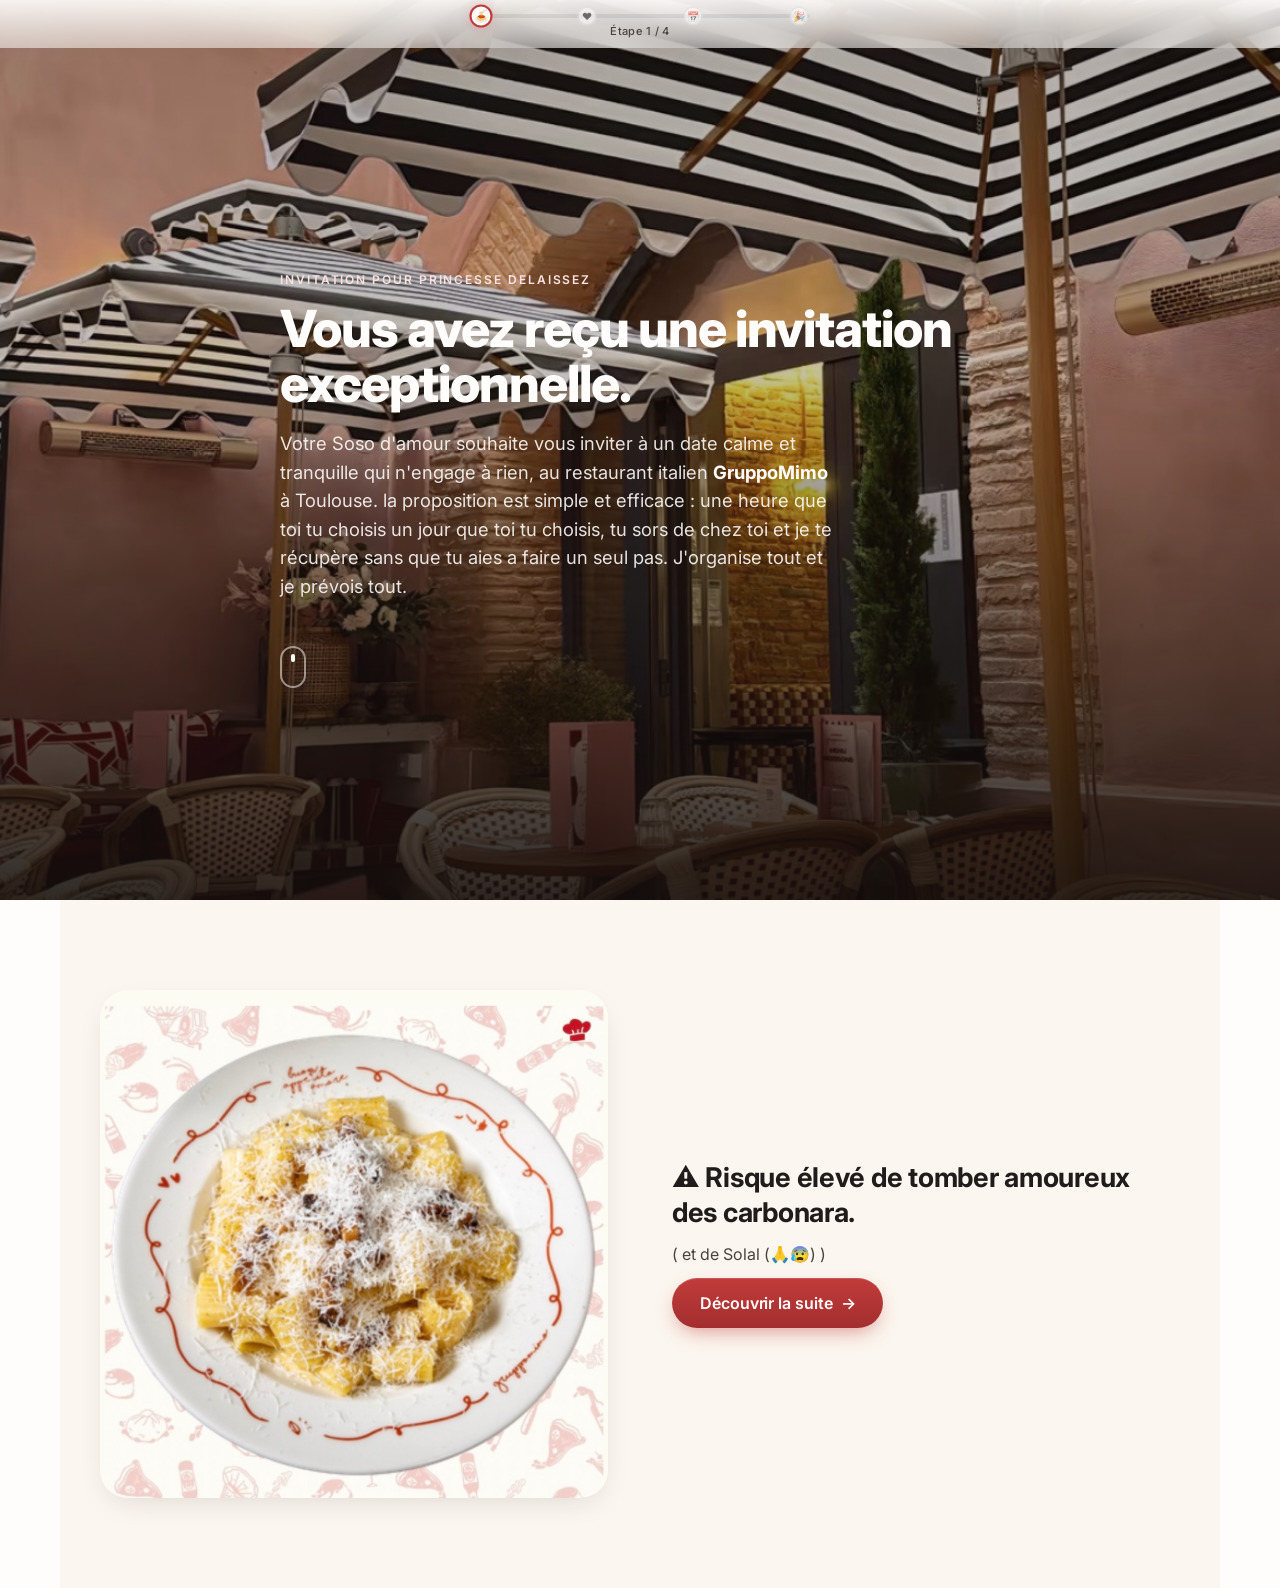
<file: index.html>
<!DOCTYPE html>
<html lang="fr">
<head>
<meta charset="UTF-8">
<meta name="viewport" content="width=device-width, initial-scale=1, viewport-fit=cover">
<title>Une invitation exceptionnelle — GruppoMimo</title>
<meta name="description" content="Une invitation personnalisée au restaurant GruppoMimo, Toulouse.">

<!-- Police : Inter (fallback SF Pro / système) -->
<link rel="preconnect" href="https://fonts.googleapis.com">
<link rel="preconnect" href="https://fonts.gstatic.com" crossorigin>
<link href="https://fonts.googleapis.com/css2?family=Inter:wght@400;500;600;700;800&display=swap" rel="stylesheet">

<link rel="stylesheet" href="style.css">
</head>
<body>

  <!-- ============================================= -->
  <!-- BARRE DE PROGRESSION FIXE EN HAUT              -->
  <!-- ============================================= -->
  <header class="progress-bar" aria-label="Progression de l'invitation">
    <div class="progress-track">
      <div class="progress-fill" id="progressFill"></div>
      <ul class="progress-steps" role="list">
        <li class="step is-active" data-step="1"><span class="step-icon">🍝</span></li>
        <li class="step" data-step="2"><span class="step-icon">❤️</span></li>
        <li class="step" data-step="3"><span class="step-icon">📅</span></li>
        <li class="step" data-step="4"><span class="step-icon">🎉</span></li>
      </ul>
    </div>
    <p class="progress-label"><span id="stepLabel">Étape 1 / 4</span></p>
  </header>

  <!-- Canvas pour les confettis -->
  <canvas id="confettiCanvas" aria-hidden="true"></canvas>

  <main id="app">

    <!-- ============================================= -->
    <!-- PAGE 1 — HERO                                  -->
    <!-- ============================================= -->
    <section class="screen is-active" id="page-hero" data-step="1">

      <div class="hero" style="background-image:url('assets/terrasse.jpg');">
        <div class="hero-overlay"></div>
        <div class="hero-content reveal">
          <p class="eyebrow">Invitation pour princesse Delaissez</p>
          <h1 class="hero-title">Vous avez reçu une invitation exceptionnelle.</h1>
          <p class="hero-text">
            Votre Soso d'amour souhaite vous inviter à un date calme et tranquille qui n'engage à rien,
            au restaurant italien <strong>GruppoMimo</strong> à Toulouse. la proposition est simple et efficace : une heure que toi tu choisis un jour que toi tu choisis, tu sors de chez toi et je te récupère sans que tu aies a faire un seul pas. J'organise tout et je prévois tout.
          </p>
          <div class="scroll-cue" aria-hidden="true">
            <span></span>
          </div>
        </div>
      </div>

      <div class="split-section reveal-on-scroll">
        <div class="split-media">
          <img src="assets/carbonara.jpg" alt="Carbonara du restaurant GruppoMimo" class="zoom-img">
        </div>
        <div class="split-copy">
          <h2> ⚠️ Risque élevé de tomber amoureux des carbonara.</h2>
          <p>( et de Solal (🙏😰) )</p>
          <button class="btn btn-primary" id="btnToQuestion">
            Découvrir la suite <span class="arrow">→</span>
          </button>
        </div>
      </div>

    </section>

    <!-- ============================================= -->
    <!-- PAGE 2 — LA QUESTION                           -->
    <!-- ============================================= -->
    <section class="screen" id="page-question" data-step="2">
      <div class="centered-screen">
        <div class="floating-heart" aria-hidden="true">❤️</div>
        <h1 class="question-title">Voulez-vous aller manger au restaurant avec Solal ? </h1>

        <div class="choice-buttons">
          <button class="btn btn-primary btn-large" id="btnYes">❤️ Oui</button>
          <button class="btn btn-secondary btn-large" id="btnNo">😡 Non </button>
        </div>
        <p class="dodge-message" id="dodgeMessage" aria-live="polite"></p>
      </div>
    </section>

    <!-- ============================================= -->
    <!-- PAGE 2B — SI NON                               -->
    <!-- ============================================= -->
    <section class="screen" id="page-no" data-step="2">
      <div class="centered-screen">
        <div class="big-emoji" aria-hidden="true">🍝</div>
        <h1 class="question-title">Les carbo sont tristes.</h1>
        <p class="subtle-text">Mais aucun souci :) <br>Merci d'avoir pris le temps de répondre. J'ai ouvert ce site pour toi jusqu'au 29 Juillet, si tu changes d'avis d'ici là,tu peux recliquer sur ce lien quand tu veux ! 🫶 tu me manques, bisous. Soneuil</p>

        <div class="choice-buttons">
          <button class="btn btn-primary btn-large" id="btnChangeMind">❤️ Changer d'avis</button>
          
        </div>
      </div>
    </section>

    <!-- ============================================= -->
    <!-- PAGE 3 — CALENDRIER                            -->
    <!-- ============================================= -->
    <section class="screen" id="page-calendar" data-step="3">
      <div class="calendar-screen">
        <p class="eyebrow center">Excellente nouvelle 🤭😀😀</p>
        <h1 class="calendar-title">
          Solal est particulièrement heureux d'apprendre que vous allez vous revoir. ( je suis fou de joie )
        </h1>
        <p class="calendar-text">
          Il met à votre disposition son agenda, qui est libre chaque jour pour vous.
          Quel heureux hasard…
        </p>

        <div class="calendar-card">
          <div class="calendar-month">Juillet</div>

          <div class="calendar-grid" id="calendarGrid" role="list" aria-label="Choix du jour en juillet"></div>

          <!-- Message spécial affiché uniquement si le 14 juillet est sélectionné -->
          <div class="special-day-message" id="specialDayMessage" hidden></div>

          <div class="time-slots" id="timeSlots" aria-label="Choix de l'heure">
            <button class="time-chip" data-time="11h30">11h30</button>
            <button class="time-chip" data-time="12h00">12h00</button>
            <button class="time-chip" data-time="12h30">12h30</button>
            <button class="time-chip" data-time="19h00">19h00</button>
            <button class="time-chip" data-time="19h30">19h30</button>
            <button class="time-chip" data-time="20h00">20h00</button>
          </div>

          <button class="btn btn-primary btn-large btn-block" id="btnValidate" disabled>
            Valider le rendez-vous
          </button>
          <p class="calendar-hint" id="calendarHint">Choisissez un jour et une heure</p>
        </div>
      </div>
    </section>

    <!-- ============================================= -->
    <!-- PAGE 4 — FINAL                                 -->
    <!-- ============================================= -->
    <section class="screen" id="page-final" data-step="4">
      <div class="centered-screen">
        <div class="final-heart" aria-hidden="true">❤️</div>
        <h1 class="final-title">J'ai hâte :)</h1>
        <p class="final-sub">( Les carbonara aussi )</p>
        <p class="final-recap" id="finalRecap"></p>
      </div>
    </section>

  </main>

  <script src="script.js"></script>
</body>
</html>
</file>
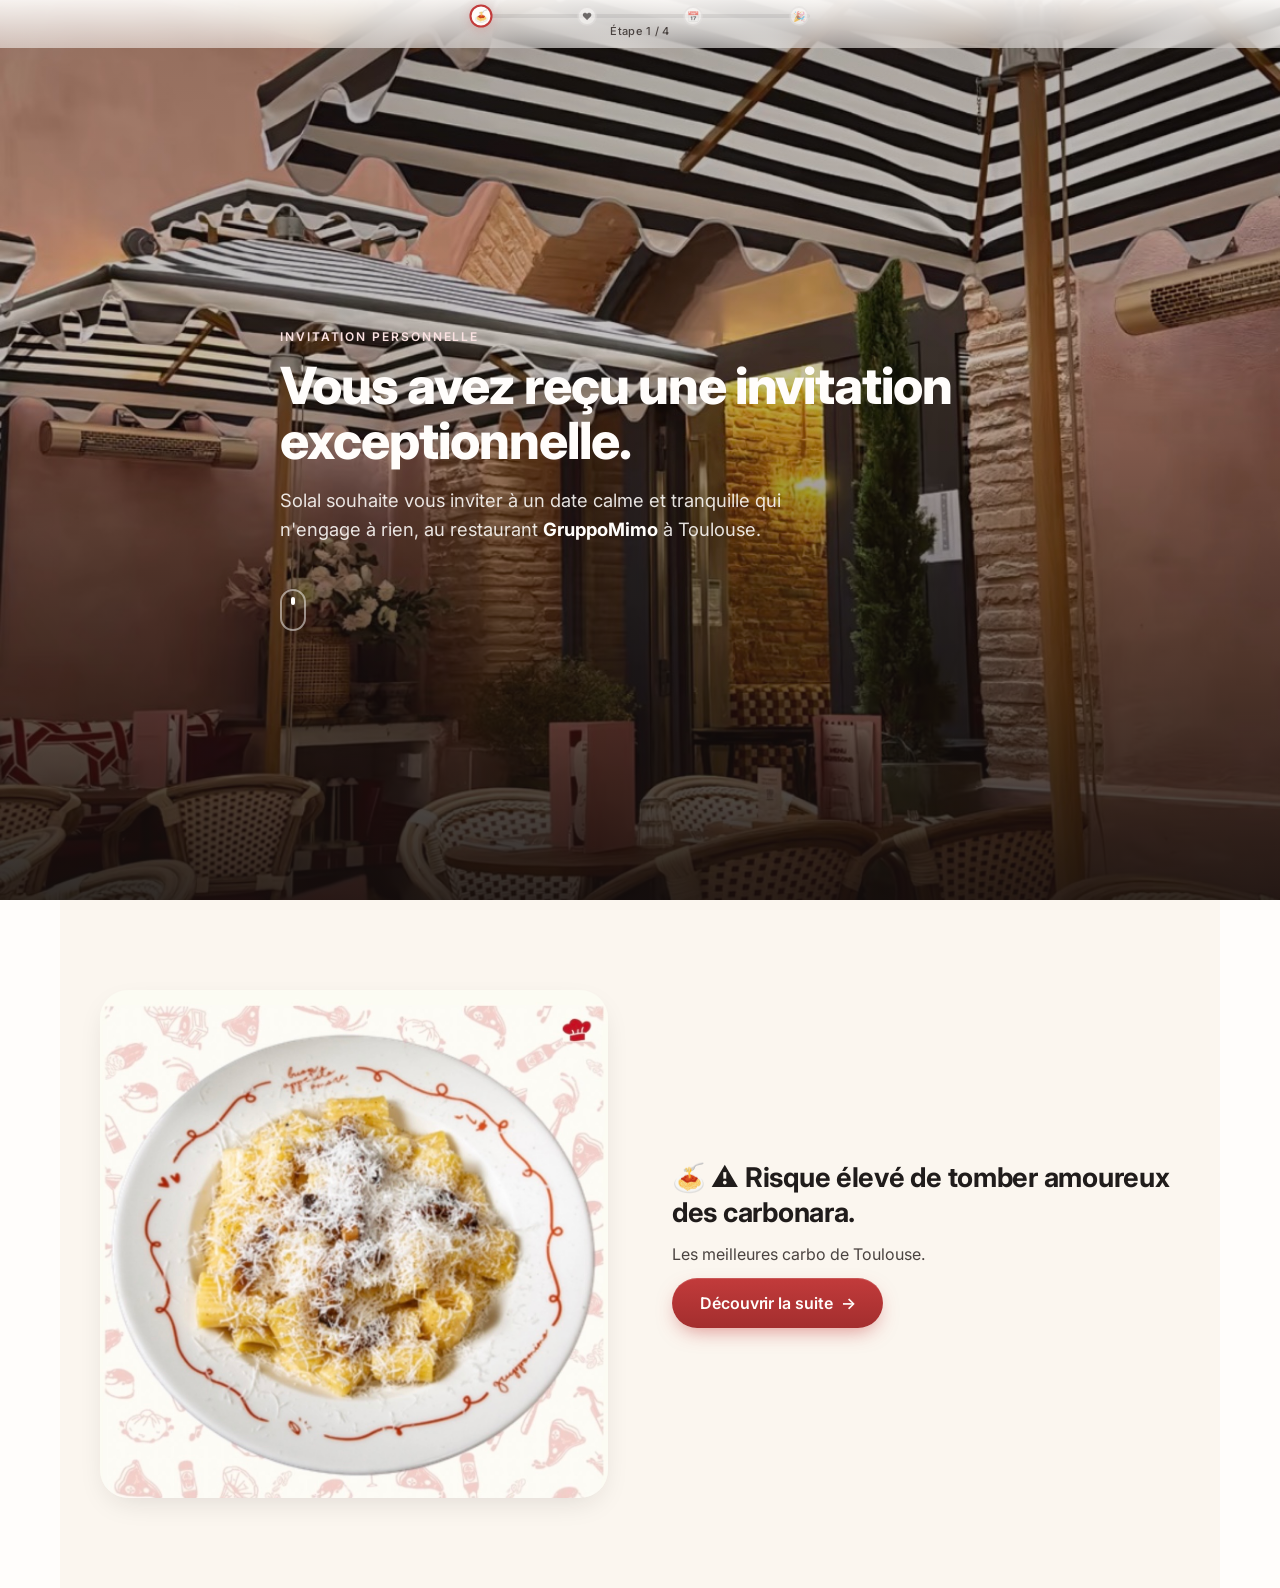
<file: 1.html>
<!DOCTYPE html>
<html lang="fr">
<head>
<meta charset="UTF-8">
<meta name="viewport" content="width=device-width, initial-scale=1, viewport-fit=cover">
<title>Une invitation exceptionnelle — GruppoMimo</title>
<meta name="description" content="Une invitation personnalisée au restaurant GruppoMimo, Toulouse.">

<!-- Police : Inter (fallback SF Pro / système) -->
<link rel="preconnect" href="https://fonts.googleapis.com">
<link rel="preconnect" href="https://fonts.gstatic.com" crossorigin>
<link href="https://fonts.googleapis.com/css2?family=Inter:wght@400;500;600;700;800&display=swap" rel="stylesheet">

<link rel="stylesheet" href="style.css">
</head>
<body>

  <!-- ============================================= -->
  <!-- BARRE DE PROGRESSION FIXE EN HAUT              -->
  <!-- ============================================= -->
  <header class="progress-bar" aria-label="Progression de l'invitation">
    <div class="progress-track">
      <div class="progress-fill" id="progressFill"></div>
      <ul class="progress-steps" role="list">
        <li class="step is-active" data-step="1"><span class="step-icon">🍝</span></li>
        <li class="step" data-step="2"><span class="step-icon">❤️</span></li>
        <li class="step" data-step="3"><span class="step-icon">📅</span></li>
        <li class="step" data-step="4"><span class="step-icon">🎉</span></li>
      </ul>
    </div>
    <p class="progress-label"><span id="stepLabel">Étape 1 / 4</span></p>
  </header>

  <!-- Canvas pour les confettis -->
  <canvas id="confettiCanvas" aria-hidden="true"></canvas>

  <main id="app">

    <!-- ============================================= -->
    <!-- PAGE 1 — HERO                                  -->
    <!-- ============================================= -->
    <section class="screen is-active" id="page-hero" data-step="1">

      <div class="hero" style="background-image:url('assets/terrasse.jpg');">
        <div class="hero-overlay"></div>
        <div class="hero-content reveal">
          <p class="eyebrow">Invitation personnelle</p>
          <h1 class="hero-title">Vous avez reçu une invitation exceptionnelle.</h1>
          <p class="hero-text">
            Solal souhaite vous inviter à un date calme et tranquille qui n'engage à rien,
            au restaurant <strong>GruppoMimo</strong> à Toulouse.
          </p>
          <div class="scroll-cue" aria-hidden="true">
            <span></span>
          </div>
        </div>
      </div>

      <div class="split-section reveal-on-scroll">
        <div class="split-media">
          <img src="assets/carbonara.jpg" alt="Carbonara du restaurant GruppoMimo" class="zoom-img">
        </div>
        <div class="split-copy">
          <h2>🍝 ⚠️ Risque élevé de tomber amoureux des carbonara.</h2>
          <p>Les meilleures carbo de Toulouse.</p>
          <button class="btn btn-primary" id="btnToQuestion">
            Découvrir la suite <span class="arrow">→</span>
          </button>
        </div>
      </div>

    </section>

    <!-- ============================================= -->
    <!-- PAGE 2 — LA QUESTION                           -->
    <!-- ============================================= -->
    <section class="screen" id="page-question" data-step="2">
      <div class="centered-screen">
        <div class="floating-heart" aria-hidden="true">❤️</div>
        <h1 class="question-title">Voulez-vous aller manger au restaurant avec Solal ? ❤️</h1>

        <div class="choice-buttons">
          <button class="btn btn-primary btn-large" id="btnYes">❤️ Oui</button>
          <button class="btn btn-secondary btn-large" id="btnNo">🙃 Non (déconseillé)</button>
        </div>
      </div>
    </section>

    <!-- ============================================= -->
    <!-- PAGE 2B — SI NON                               -->
    <!-- ============================================= -->
    <section class="screen" id="page-no" data-step="2">
      <div class="centered-screen">
        <div class="big-emoji" aria-hidden="true">🍝</div>
        <h1 class="question-title">Les pâtes sont tristes.</h1>
        <p class="subtle-text">Mais aucun souci ❤️<br>Merci d'avoir pris le temps de répondre.</p>

        <div class="choice-buttons">
          <button class="btn btn-primary btn-large" id="btnChangeMind">❤️ Changer d'avis</button>
          <button class="btn btn-ghost btn-large" id="btnClose">🚪 Fermer la page</button>
        </div>
      </div>
    </section>

    <!-- ============================================= -->
    <!-- PAGE 3 — CALENDRIER                            -->
    <!-- ============================================= -->
    <section class="screen" id="page-calendar" data-step="3">
      <div class="calendar-screen">
        <p class="eyebrow center">Excellente nouvelle</p>
        <h1 class="calendar-title">
          Solal est particulièrement heureux d'apprendre que vous allez vous revoir.
        </h1>
        <p class="calendar-text">
          Il met à votre disposition son agenda, qui est libre chaque jour pour vous.
          Quel heureux hasard…
        </p>

        <div class="calendar-card">
          <div class="calendar-month">Juillet</div>

          <div class="calendar-grid" id="calendarGrid" role="list" aria-label="Choix du jour en juillet"></div>

          <div class="time-slots" id="timeSlots" aria-label="Choix de l'heure">
            <button class="time-chip" data-time="18h30">18h30</button>
            <button class="time-chip" data-time="19h00">19h00</button>
            <button class="time-chip" data-time="19h30">19h30</button>
            <button class="time-chip" data-time="20h00">20h00</button>
            <button class="time-chip" data-time="20h30">20h30</button>
            <button class="time-chip" data-time="21h00">21h00</button>
          </div>

          <button class="btn btn-primary btn-large btn-block" id="btnValidate" disabled>
            Valider le rendez-vous
          </button>
          <p class="calendar-hint" id="calendarHint">Choisissez un jour et une heure ✨</p>
        </div>
      </div>
    </section>

    <!-- ============================================= -->
    <!-- PAGE 4 — FINAL                                 -->
    <!-- ============================================= -->
    <section class="screen" id="page-final" data-step="4">
      <div class="centered-screen">
        <div class="final-heart" aria-hidden="true">❤️</div>
        <h1 class="final-title">J'ai hâte :)</h1>
        <p class="final-sub">PS : Les carbonara aussi.</p>
        <p class="final-recap" id="finalRecap"></p>
      </div>
    </section>

  </main>

  <script src="script.js"></script>
</body>
</html>
</file>
<file: style.css>
/* =====================================================================
   GRUPPOMIMO — INVITATION
   Style mobile-first. Inspirations : Apple / Linear / Framer / Stripe.
   ===================================================================== */

/* -------------------- 1. TOKENS -------------------- */
:root{
  /* Palette */
  --off-white:   #FFFDFB;
  --cream:       #FBF6EF;
  --blush:       #FBE2E2;
  --blush-soft:  #FDEDEC;
  --red:         #C23B3B;   /* rouge GruppoMimo */
  --red-dark:    #A32E2E;
  --near-black:  #201C1B;
  --ink-soft:    #4A4340;

  /* Typo */
  --font-main: "Inter", -apple-system, BlinkMacSystemFont, "SF Pro Display", "SF Pro Text", "Helvetica Neue", Arial, sans-serif;

  /* Rythme / effets */
  --ease: cubic-bezier(.22,1,.36,1);
  --shadow-soft: 0 10px 30px -10px rgba(32,28,27,.15);
  --shadow-card: 0 4px 20px rgba(32,28,27,.06);
  --radius-lg: 28px;
  --radius-md: 18px;
  --radius-sm: 12px;
}

/* -------------------- 2. RESET -------------------- */
*, *::before, *::after{ box-sizing: border-box; }
html{
  scroll-behavior: smooth;
  -webkit-text-size-adjust: 100%;
}
body{
  margin:0;
  font-family: var(--font-main);
  background: var(--off-white);
  color: var(--near-black);
  -webkit-font-smoothing: antialiased;
  overflow-x: hidden;
}
h1,h2,h3,p,ul{ margin:0; }
ul{ list-style:none; padding:0; }
button{ font-family: inherit; }
img{ display:block; max-width:100%; }

@media (prefers-reduced-motion: reduce){
  *{ animation-duration: 0.001ms !important; animation-iteration-count: 1 !important; transition-duration: 0.001ms !important; scroll-behavior: auto !important; }
}

/* Focus visible, accessible */
a:focus-visible, button:focus-visible{
  outline: 2px solid var(--red);
  outline-offset: 3px;
  border-radius: 8px;
}

/* -------------------- 3. BARRE DE PROGRESSION -------------------- */
.progress-bar{
  position: fixed;
  top: 0; left: 0; right: 0;
  z-index: 100;
  padding: 14px 20px 10px;
  background: linear-gradient(to bottom, rgba(255,253,251,.92), rgba(255,253,251,.55));
  backdrop-filter: blur(14px);
  -webkit-backdrop-filter: blur(14px);
  display:flex;
  flex-direction: column;
  align-items:center;
  gap: 6px;
}
.progress-track{
  position: relative;
  width: 100%;
  max-width: 340px;
  height: 4px;
  background: rgba(32,28,27,.08);
  border-radius: 4px;
}
.progress-fill{
  position:absolute;
  top:0; left:0;
  height:100%;
  width: 0%;
  background: linear-gradient(90deg, var(--red), var(--red-dark));
  border-radius: 4px;
  transition: width .6s var(--ease);
}
.progress-steps{
  position:absolute;
  top: 50%;
  left: 0; right: 0;
  transform: translateY(-50%);
  display:flex;
  justify-content: space-between;
}
.step{
  width: 22px; height: 22px;
  border-radius: 50%;
  background: var(--off-white);
  border: 2px solid rgba(32,28,27,.12);
  display:flex; align-items:center; justify-content:center;
  font-size: 11px;
  transition: all .4s var(--ease);
  transform: scale(.9);
  opacity: .55;
}
.step.is-active, .step.is-done{
  border-color: var(--red);
  opacity: 1;
  transform: scale(1.05);
  box-shadow: 0 2px 10px rgba(194,59,59,.25);
}
.progress-label{
  font-size: 11px;
  letter-spacing: .04em;
  color: var(--ink-soft);
  font-weight: 500;
}

/* -------------------- 4. CANVAS CONFETTIS -------------------- */
#confettiCanvas{
  position: fixed;
  inset: 0;
  width: 100vw;
  height: 100vh;
  pointer-events: none;
  z-index: 999;
}

/* -------------------- 5. GESTION DES ÉCRANS -------------------- */
#app{
  position: relative;
  width: 100%;
  min-height: 100vh;
}
.screen{
  display:none;
  min-height: 100vh;
  width: 100%;
}
.screen.is-active{
  display:block;
}
.screen.is-entering{
  animation: screenFadeIn .7s var(--ease) forwards;
}
.screen.is-leaving{
  animation: screenFadeOut .35s var(--ease) forwards;
}
@keyframes screenFadeIn{
  from{ opacity: 0; transform: translateY(18px) scale(.99); }
  to{ opacity: 1; transform: translateY(0) scale(1); }
}
@keyframes screenFadeOut{
  from{ opacity: 1; transform: translateY(0) scale(1); }
  to{ opacity: 0; transform: translateY(-14px) scale(.99); }
}

/* -------------------- 6. PAGE 1 — HERO -------------------- */
.hero{
  position: relative;
  min-height: 100svh;
  background-size: cover;
  background-position: center;
  display:flex;
  align-items:flex-end;
  padding: 100px 20px 56px;
}
.hero-overlay{
  position:absolute; inset:0;
  background: linear-gradient(180deg, rgba(32,20,18,.35) 0%, rgba(32,20,18,.25) 40%, rgba(20,14,13,.88) 100%);
}
.hero-content{
  position: relative;
  z-index: 2;
  max-width: 640px;
  margin: 0 auto;
  color: var(--off-white);
  text-align: left;
}
.eyebrow{
  font-size: 12px;
  letter-spacing: .16em;
  text-transform: uppercase;
  font-weight: 600;
  color: var(--blush);
  margin-bottom: 14px;
}
.eyebrow.center{ text-align:center; color: var(--red); }
.hero-title{
  font-size: clamp(2rem, 7vw, 3.2rem);
  line-height: 1.08;
  font-weight: 800;
  letter-spacing: -.02em;
  margin-bottom: 18px;
}
.hero-text{
  font-size: clamp(1rem, 3.6vw, 1.15rem);
  line-height: 1.55;
  color: rgba(255,253,251,.88);
  max-width: 46ch;
}
.hero-text strong{ color: var(--off-white); }

.scroll-cue{
  margin-top: 46px;
  width: 26px; height: 42px;
  border: 2px solid rgba(255,253,251,.5);
  border-radius: 20px;
  position: relative;
}
.scroll-cue span{
  position:absolute;
  top: 6px; left: 50%;
  width: 4px; height: 8px;
  margin-left: -2px;
  background: var(--off-white);
  border-radius: 4px;
  animation: scrollCue 1.8s ease-in-out infinite;
}
@keyframes scrollCue{
  0%{ transform: translateY(0); opacity: 1; }
  70%{ transform: translateY(14px); opacity: 0; }
  100%{ transform: translateY(0); opacity: 0; }
}

/* Fade-in au chargement */
.reveal{
  animation: fadeInUp 1s var(--ease) both;
}
@keyframes fadeInUp{
  from{ opacity: 0; transform: translateY(24px); }
  to{ opacity: 1; transform: translateY(0); }
}

/* Section deux colonnes */
.split-section{
  max-width: 1040px;
  margin: 0 auto;
  padding: 64px 20px 90px;
  display: grid;
  grid-template-columns: 1fr;
  gap: 32px;
  background: var(--cream);
}
.split-media{
  border-radius: var(--radius-lg);
  overflow: hidden;
  box-shadow: var(--shadow-soft);
  aspect-ratio: 1 / 1;
}
.zoom-img{
  width: 100%; height: 100%;
  object-fit: cover;
  transform: scale(1.01);
  transition: transform 1.2s var(--ease);
}
.split-media:hover .zoom-img,
.split-media:focus-within .zoom-img{
  transform: scale(1.08);
}
.split-copy{
  display:flex;
  flex-direction: column;
  justify-content: center;
  gap: 14px;
  text-align: center;
}
.split-copy h2{
  font-size: clamp(1.3rem, 4.6vw, 1.7rem);
  line-height: 1.3;
  font-weight: 700;
  letter-spacing: -.01em;
}
.split-copy p{
  font-size: 1rem;
  color: var(--ink-soft);
}

/* Reveal on scroll (déclenché en JS via IntersectionObserver) */
.reveal-on-scroll{
  opacity: 0;
  transform: translateY(28px);
  transition: opacity .9s var(--ease), transform .9s var(--ease);
}
.reveal-on-scroll.is-visible{
  opacity: 1;
  transform: translateY(0);
}

/* -------------------- 7. BOUTONS -------------------- */
.btn{
  border: none;
  cursor: pointer;
  border-radius: 999px;
  padding: 15px 28px;
  font-size: 1rem;
  font-weight: 600;
  letter-spacing: -.005em;
  display: inline-flex;
  align-items: center;
  justify-content: center;
  gap: 8px;
  transition: transform .28s var(--ease), box-shadow .28s var(--ease), background .28s var(--ease);
  will-change: transform;
}
.btn:active{ transform: translateY(1px) scale(.98); }

.btn-primary{
  background: linear-gradient(180deg, var(--red), var(--red-dark));
  color: var(--off-white);
  box-shadow: 0 8px 20px -6px rgba(194,59,59,.55), inset 0 1px 0 rgba(255,255,255,.15);
}
.btn-primary:hover{
  transform: translateY(-3px);
  box-shadow: 0 14px 28px -8px rgba(194,59,59,.6), inset 0 1px 0 rgba(255,255,255,.2);
}
.btn-secondary{
  background: var(--off-white);
  color: var(--ink-soft);
  border: 1.5px solid rgba(32,28,27,.14);
}
.btn-secondary:hover{
  transform: translateY(-3px);
  box-shadow: var(--shadow-card);
  border-color: rgba(32,28,27,.22);
}
.btn-ghost{
  background: transparent;
  color: var(--ink-soft);
  text-decoration: underline;
  text-underline-offset: 4px;
}
.btn-ghost:hover{ color: var(--near-black); }

.btn-large{ padding: 17px 34px; font-size: 1.05rem; width: 100%; max-width: 320px; }
.btn-block{ width: 100%; max-width: none; }
.btn:disabled{ opacity: .45; cursor: not-allowed; transform:none !important; box-shadow:none !important; }

.arrow{ transition: transform .3s var(--ease); }
.btn:hover .arrow{ transform: translateX(4px); }

/* -------------------- 8. ÉCRANS CENTRÉS (question / non / final) -------------------- */
.centered-screen{
  min-height: 100svh;
  display:flex;
  flex-direction: column;
  align-items:center;
  justify-content:center;
  text-align:center;
  padding: 120px 24px 60px;
  gap: 28px;
  background: linear-gradient(180deg, var(--off-white), var(--blush-soft));
}

.floating-heart, .big-emoji, .final-heart{
  font-size: 3.4rem;
  animation: floatHeart 3.2s ease-in-out infinite;
}
@keyframes floatHeart{
  0%, 100%{ transform: translateY(0) scale(1); }
  50%{ transform: translateY(-10px) scale(1.06); }
}

.question-title{
  font-size: clamp(1.6rem, 6vw, 2.5rem);
  font-weight: 800;
  letter-spacing: -.02em;
  line-height: 1.25;
  max-width: 20ch;
}
.subtle-text{
  font-size: 1.05rem;
  color: var(--ink-soft);
  line-height: 1.6;
  max-width: 34ch;
}

.choice-buttons{
  display:flex;
  flex-direction: column;
  align-items:center;
  gap: 16px;
  width: 100%;
  margin-top: 6px;
}

.dodge-message{
  min-height: 1.4em;
  font-size: 1.05rem;
  font-weight: 700;
  color: var(--red-dark);
  opacity: 0;
  transition: opacity .25s var(--ease);
}
.dodge-message.is-visible{
  opacity: 1;
  animation: dodgePop .5s var(--ease);
}
@keyframes dodgePop{
  0%{ transform: scale(.85); }
  40%{ transform: scale(1.08); }
  100%{ transform: scale(1); }
}

#btnNo.is-dodging{
  animation: dodgeWiggle .4s var(--ease);
}
@keyframes dodgeWiggle{
  0%, 100%{ transform: rotate(0); }
  25%{ transform: rotate(-6deg); }
  75%{ transform: rotate(6deg); }
}

/* -------------------- 9. PAGE 2B — NON -------------------- */
.big-emoji{ filter: grayscale(.15); }

/* -------------------- 10. PAGE 3 — CALENDRIER -------------------- */
.calendar-screen{
  min-height: 100svh;
  padding: 120px 20px 80px;
  max-width: 640px;
  margin: 0 auto;
  text-align:center;
  display:flex;
  flex-direction:column;
  align-items:center;
  gap: 14px;
}
.calendar-title{
  font-size: clamp(1.4rem, 5.2vw, 1.9rem);
  font-weight: 800;
  letter-spacing: -.01em;
  line-height: 1.3;
}
.calendar-text{
  color: var(--ink-soft);
  font-size: 1rem;
  line-height: 1.6;
  max-width: 42ch;
  margin-bottom: 8px;
}

.calendar-card{
  width: 100%;
  background: var(--off-white);
  border-radius: var(--radius-lg);
  padding: 28px 20px 32px;
  box-shadow: var(--shadow-soft);
  display:flex;
  flex-direction: column;
  gap: 20px;
}
.calendar-month{
  font-size: .8rem;
  letter-spacing: .12em;
  text-transform: uppercase;
  font-weight: 700;
  color: var(--red);
}

.calendar-grid{
  display: grid;
  grid-template-columns: repeat(7, 1fr);
  gap: 6px;
}
.day-cell{
  aspect-ratio: 1;
  display:flex; align-items:center; justify-content:center;
  border-radius: 12px;
  background: var(--cream);
  border: 1.5px solid transparent;
  font-size: .92rem;
  font-weight: 500;
  color: var(--near-black);
  cursor: pointer;
  transition: all .25s var(--ease);
}
.day-cell:hover{
  transform: translateY(-2px);
  box-shadow: var(--shadow-card);
}
.day-cell.is-selected{
  background: var(--red);
  color: var(--off-white);
  border-color: var(--red-dark);
  box-shadow: 0 6px 16px -6px rgba(194,59,59,.5);
}
.day-cell.is-empty{
  visibility: hidden;
}
.day-label{
  font-size: .65rem;
  color: var(--ink-soft);
  opacity: .6;
  font-weight: 600;
}

.time-slots{
  display:flex;
  flex-wrap: wrap;
  gap: 10px;
  justify-content: center;
}
.time-chip{
  border: 1.5px solid rgba(32,28,27,.14);
  background: var(--off-white);
  padding: 10px 16px;
  border-radius: 999px;
  font-size: .92rem;
  font-weight: 600;
  color: var(--ink-soft);
  cursor: pointer;
  transition: all .25s var(--ease);
}
.time-chip:hover{
  transform: translateY(-2px);
  box-shadow: var(--shadow-card);
}
.time-chip.is-selected{
  background: var(--near-black);
  color: var(--off-white);
  border-color: var(--near-black);
}

.calendar-hint{
  font-size: .85rem;
  color: var(--ink-soft);
  opacity: .8;
}

/* Jour bloqué (indisponible toute la journée) */
.day-cell.is-unavailable{
  background: rgba(194,59,59,.12);
  color: var(--red-dark);
  text-decoration: line-through;
  cursor: not-allowed;
  opacity: .7;
}
.day-cell.is-unavailable:hover{
  transform: none;
  box-shadow: none;
}

/* Créneau horaire indisponible pour le jour sélectionné */
.time-chip.is-unavailable{
  opacity: .35;
  cursor: not-allowed;
  text-decoration: line-through;
  pointer-events: none;
}

/* Message spécial (ex: 14 juillet) */
.special-day-message{
  background: var(--blush-soft);
  border: 1px solid rgba(194,59,59,.18);
  border-radius: var(--radius-md);
  padding: 16px 18px;
  font-size: .92rem;
  line-height: 1.6;
  color: var(--near-black);
  text-align: left;
  animation: fadeInUp .5s var(--ease) both;
}

/* -------------------- 11. PAGE 4 — FINAL -------------------- */
.final-title{
  font-size: clamp(2.2rem, 9vw, 3.4rem);
  font-weight: 800;
  letter-spacing: -.02em;
}
.final-sub{
  font-size: 1.05rem;
  color: var(--ink-soft);
}
.final-recap{
  margin-top: 10px;
  font-size: .95rem;
  font-weight: 600;
  color: var(--red-dark);
  background: var(--blush);
  padding: 10px 18px;
  border-radius: 999px;
}

/* -------------------- 12. RESPONSIVE : TABLETTE -------------------- */
@media (min-width: 700px){
  .split-section{
    grid-template-columns: 1fr 1fr;
    align-items: center;
    padding: 90px 40px;
  }
  .split-copy{ text-align:left; align-items:flex-start; }
  .choice-buttons{ flex-direction: row; }
  .btn-large{ width: auto; }
  .calendar-card{ padding: 36px 40px 40px; }
}

/* -------------------- 13. RESPONSIVE : DESKTOP -------------------- */
@media (min-width: 1080px){
  .hero{ padding: 140px 80px 80px; align-items: center; }
  .hero-content{ max-width: 720px; }
  .split-section{ max-width: 1160px; gap: 64px; }
  .calendar-card{ padding: 44px 56px 48px; }
  .day-cell{ font-size: 1rem; }
}
</file>
